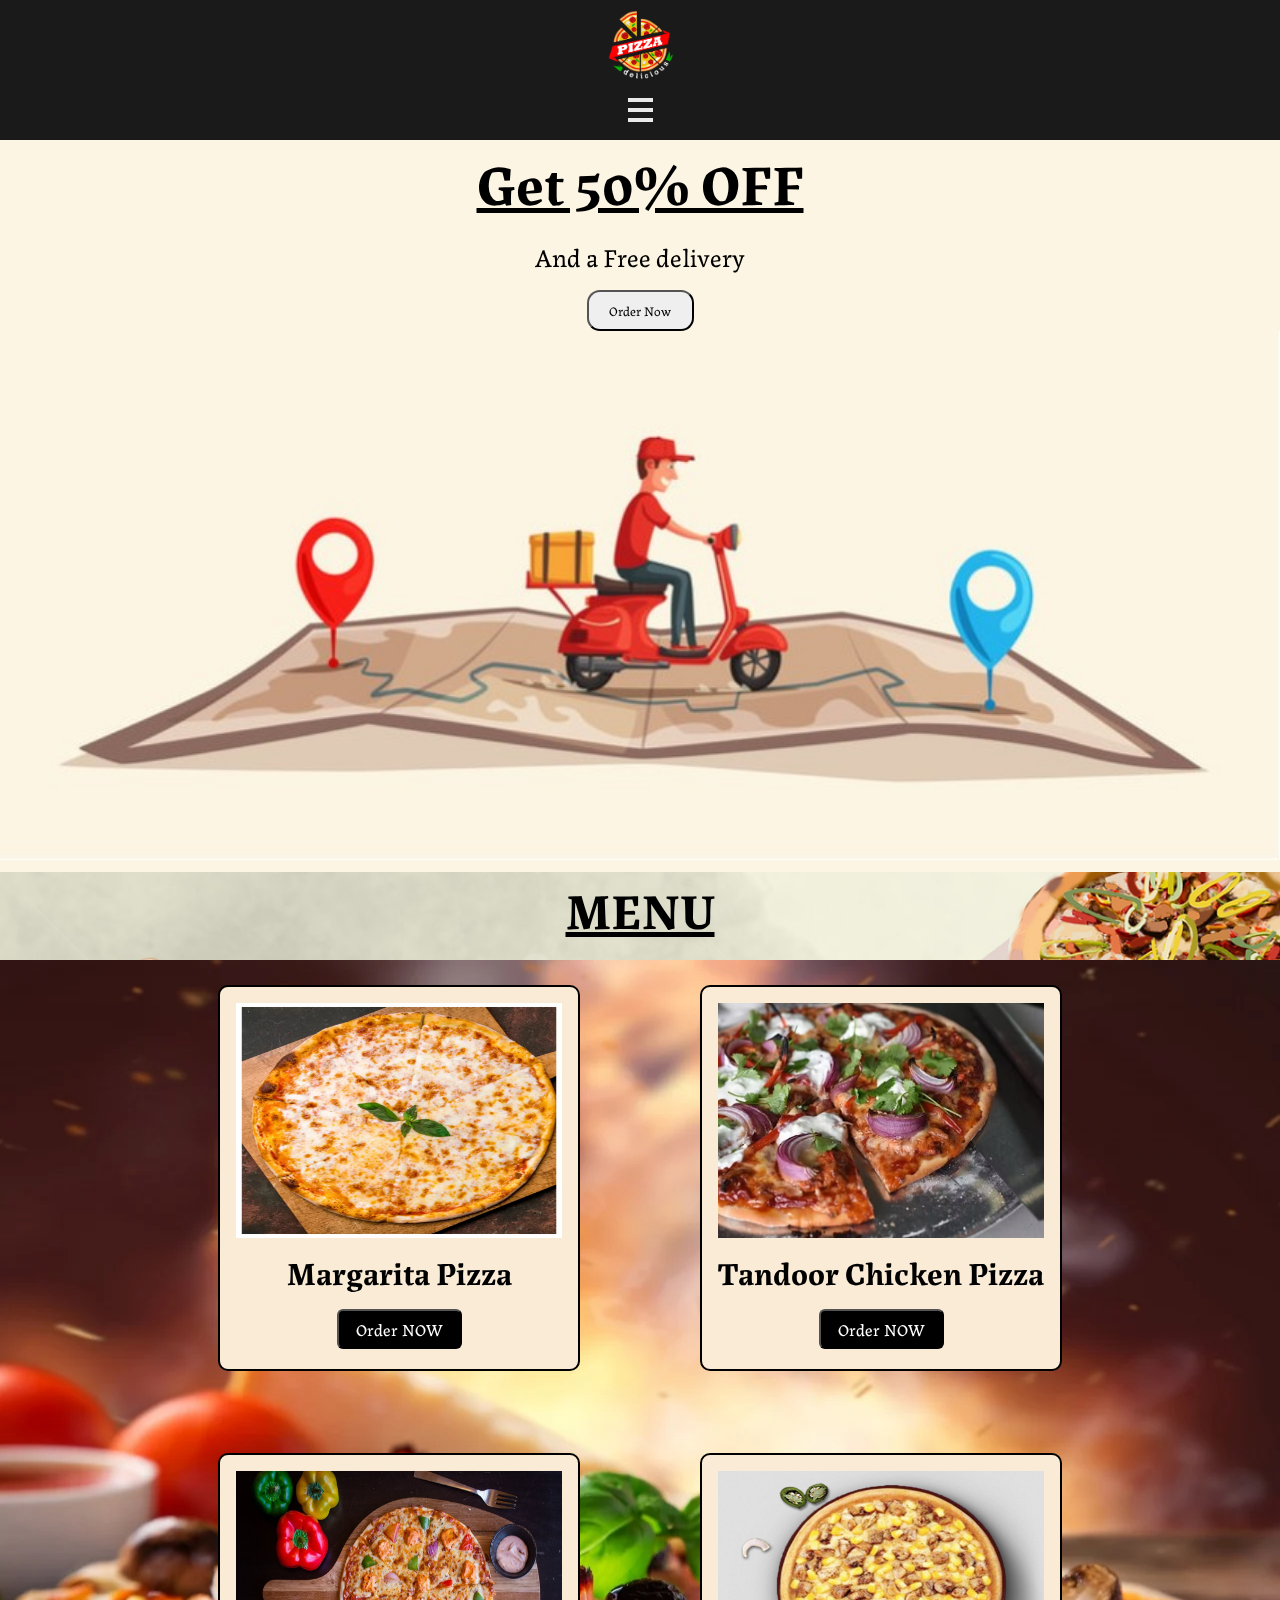
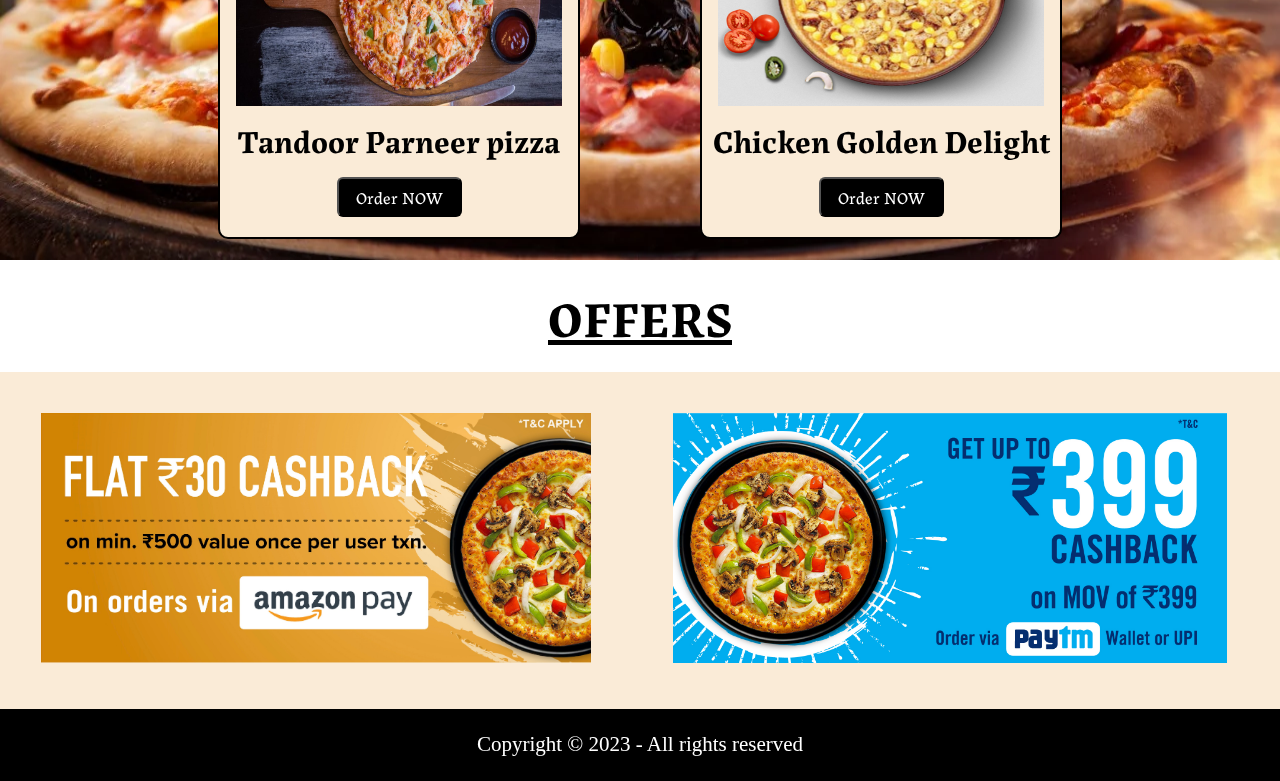
<file: html/index.html>
<!DOCTYPE html>
<html lang="en">
<head>
    <meta charset="UTF-8">
    <meta http-equiv="X-UA-Compatible" content="IE=edge">
    <meta name="viewport" content="width=device-width, initial-scale=1.0">
    <title>Pizza Delivey System</title>
    <link rel="stylesheet" href="/css/style.css">
    <link rel="stylesheet" href="/css/responsive.css">
</head>
<body>
    <nav class="navbar">
        <div class="logo">
            <img src="/img/logo.png" alt="logo">
        </div>
        <ul class="navlist display">
            <li class="listitems"><a href="#">Home</a></li>
            <li class="listitems"><a href="#menuid">Menu</a></li>
            <li class="listitems"><a href="#offersid">Offers</a></li>
        </ul>
        <div class="account display">
            <button class="accbtn"><a href="/html/signin.html">Signin</a></button>
            <button class="accbtn"><a href="/html/login.html">Login</a></button>
        </div>
        <div class="burger position">
            <div class="line"></div>
            <div class="line"></div>
            <div class="line"></div>
        </div>
    </nav>
    <section class="order">
        <div class="orderdiv">
            <div class="offers">
                <h1>Get 50% OFF</h1>
                <p>And a Free delivery </p>
                <button class="offerbtn" >Order Now</button>
            </div>
            <img src="/img/pizzadevivery.jpg" alt="Delivey">
        </div>
    </section>
    <div class="menuheading" id="menuid">
        <h1>MENU</h1> 
    </div>
    <section class="menu">
        <div class="menu1">
            <img src="/img/margarita.webp" alt="pizza img">
            <h1>Margarita Pizza</h1>
            <button>Order NOW</button>
        </div>
        <div class="menu2">
            <img src="/img/tandoorchicken.avif" alt="">
            <h1>Tandoor Chicken Pizza</h1>
            <button>Order NOW</button>
        </div>
        <div class="menu3">
            <img src="/img/tandoorparneer.jpg" alt="">
            <h1>Tandoor Parneer pizza</h1>
            <button>Order NOW</button>
        </div>
        <div class="menu4">
            <img src="/img/chicken-golden-delight-pizza.png" alt="">
            <h1>Chicken Golden Delight</h1>
            <button>Order NOW</button>
        </div>
        <div class="menu5">
            <img src="/img/chickenausage.jpg" alt="">
            <h1>Chicken Sausage Pizza</h1>
            <button>Order NOW</button>
        </div>
        <div class="menu6">
            <img src="/img/chickenpeperoni.webp" alt="">
            <h1>Chicken Peperoni Pizza</h1>
            <button>Order NOW</button>
        </div>
        <div class="menu7">
            <img src="/img/chickenmaximus.jpg" alt="">
            <h1>Chicken Maximus Pizza</h1>
            <button>Order NOW</button>
        </div>
        <div class="menu8">
            <img src="/img/paneeronion.jpg" alt="">
            <h1>Paneer Onion Pizza</h1>
            <button>Order NOW</button>
        </div>
    </section>
    <div class="offerheading" id="offersid">
        <h1>OFFERS</h1>
    </div>
    <section class="exoffers">
        <div class="exoffer1">
            <img src="/img/offers1.jpg" alt="">
        </div>
        <div class="exoffer2">
            <img src="/img/offers2.jpg" alt="">
        </div>
        <div class="exoffer3">
            <img src="/img/offers3.jpg" alt="">
        </div>
        <div class="exoffer4">
            <img src="/img/offers4.jpg" alt="">
        </div>
        <div class="exoffer5">
            <img src="/img/offers5.jpg" alt="">
        </div>
    </section>
    <footer class="footer">
        Copyright &copy; 2023 - All rights reserved
    </footer>
    <script defer src="/javascript/res.js"></script>
</body>
</html>
</file>
<file: css/style.css>
@import url('https://fonts.googleapis.com/css2?family=Labrada&display=swap');
*{
    margin: 0px;
    padding: 0px;
    font-family: 'Labrada', serif;
    scroll-behavior: smooth;
}
.navbar{
    display: flex;
    background: #1a1a1a;
    position: sticky;
    top:0px;
    justify-content: center;
    align-items: center;
}

.logo img{
    height: 78px;
    margin: 6px 45px;
}

.navlist{
    display: flex;
    justify-content: center;
    align-items: center;
}

.listitems{
    padding: 0px 36px;
    list-style: none;
    font-size: 26px;
}
.line{
    width: 25px;
    background-color: rgb(233 233 233);
    height: 4px;
    margin: 3px;
}
.burger{
    display: none;
}

.listitems a{
    text-decoration: none;
    color: white;
}
.listitems a:hover{
    color: gold;
}

.account{
    display: flex;
    justify-content: center;
    text-align: center;
    position: absolute;
    left: 85%;
    top: 15px;
}
.accbtn{
    padding: 5px;
    margin: 12px;
    width: 78px;
    pointer-events: all;
    font-size: 20px;
}
.accbtn a{
    text-decoration: none;
    color: black;
}

.accbtn:hover{
    background-color: gold;
    color: black;
    cursor: pointer;
}


.orderdiv{
    display: flex;
    background: #fcf5e3;
    justify-content: center;
    align-items: center;
}
.offers{
    display: flex;
    flex-direction: column;
    align-items: center;
    justify-content: center;
    margin: 0px 182px;
}
.offers h1{
    font-size: 57px;
    text-decoration: underline;
}
.offers p{
    font-size: 26px;
    margin: 15px;
}

.offerbtn{
    width: 107px;
    padding: 9px;
    border-radius: 13px;
    cursor: pointer;
}

.menuheading{
    display: flex;
    justify-content: center;
    align-items: center;
    font-size: 50px;
    background-image: url(/img/Menubackbround.jpg);
    background-repeat: no-repeat;
    background-size: 100%;
}

.menu{
    display: grid;
    justify-content: center;
    justify-items: center;
    grid-template-columns: 50vh 50vh;
    grid-gap: 2rem;
    background-image: url(/img/pizzabackgroung.webp);
    background-repeat: no-repeat;
    background-size: 100%;
    overflow-y: scroll;
    height: 100vh;
}

.menuheading h1{
    text-decoration: underline;
    margin-bottom: 16px;
}

.menu div{
    border: 2px solid;
    border-radius: 10px;
    display: flex;
    flex-direction: column;
    justify-content: center;
    text-align: center;
    width: 77%;
    margin: 25px;
    padding: 6px;
    color: rgb(0, 0, 0);
    background-color: antiquewhite;
}

.menu img {
    height: 235px;
    padding: 10px;
}

.menu button{
    width: 125px;
    padding: 6px;
    margin: 14px auto;
    border-radius: 6px;
    font-size: 17px;
    color: white;
    background: black;
    cursor: pointer;
}

.offerheading{
    font-size: 36px;
    text-decoration: underline;
    /* margin: auto; */
    display: flex;
    justify-content: center;
    align-items: center;
    margin: 20px;
}

.exoffers{
    display: flex;
    overflow-x: scroll;
    background-color: antiquewhite;
}

.exoffers div{
    margin: 25px;
    padding: 6px;
}
.exoffers img{
    height: 250px;
    padding: 10px;
}

.footer{
    display: flex;
    justify-content: center;
    align-items: center;
    background: black;
    color: white;
    font-size: 21px;
    font-family: 'Times New Roman', Times, serif;
    height: 72px;
    text-align: center;
}
</file>
<file: css/responsive.css>
@media only screen and (max-width : 1534px){
    .navbar{
        flex-direction: column;
    }
    .display{
        display: none;
    }
    .position{
        height: 45px;
    }
    .logo {
        margin: auto;
    }
    .navlist{
        flex-direction: column;
    }
    .burger{
        display: flex;
        flex-direction: column;
    }
    .account {
        position: static;
    }
    .orderdiv{
        flex-direction: column;
        width: 100%;
    }
    .orderdiv img{
        width: 100%;
    }
    .offers{
        width: 100%;
    }
    .offers h1{
        width: 100%;
        text-align: center;
    }
    .menuheading h1 {
        width: 100%;
        text-align: center;
        font-size: 50px;
    }
    .menu {
        background-size: auto;
        background-repeat: round;
    }
    .offerheading h1 {
        width: 100%;
        text-align: center;
        font-size: 50px;
    }
    
}
@media only screen and (max-width : 818px){
    .menu{
    display: flex;
    flex-direction: column;
    justify-content: center;
    align-items: center;
    }
    .menu div{
        width: 69%;
    }
}
</file>
